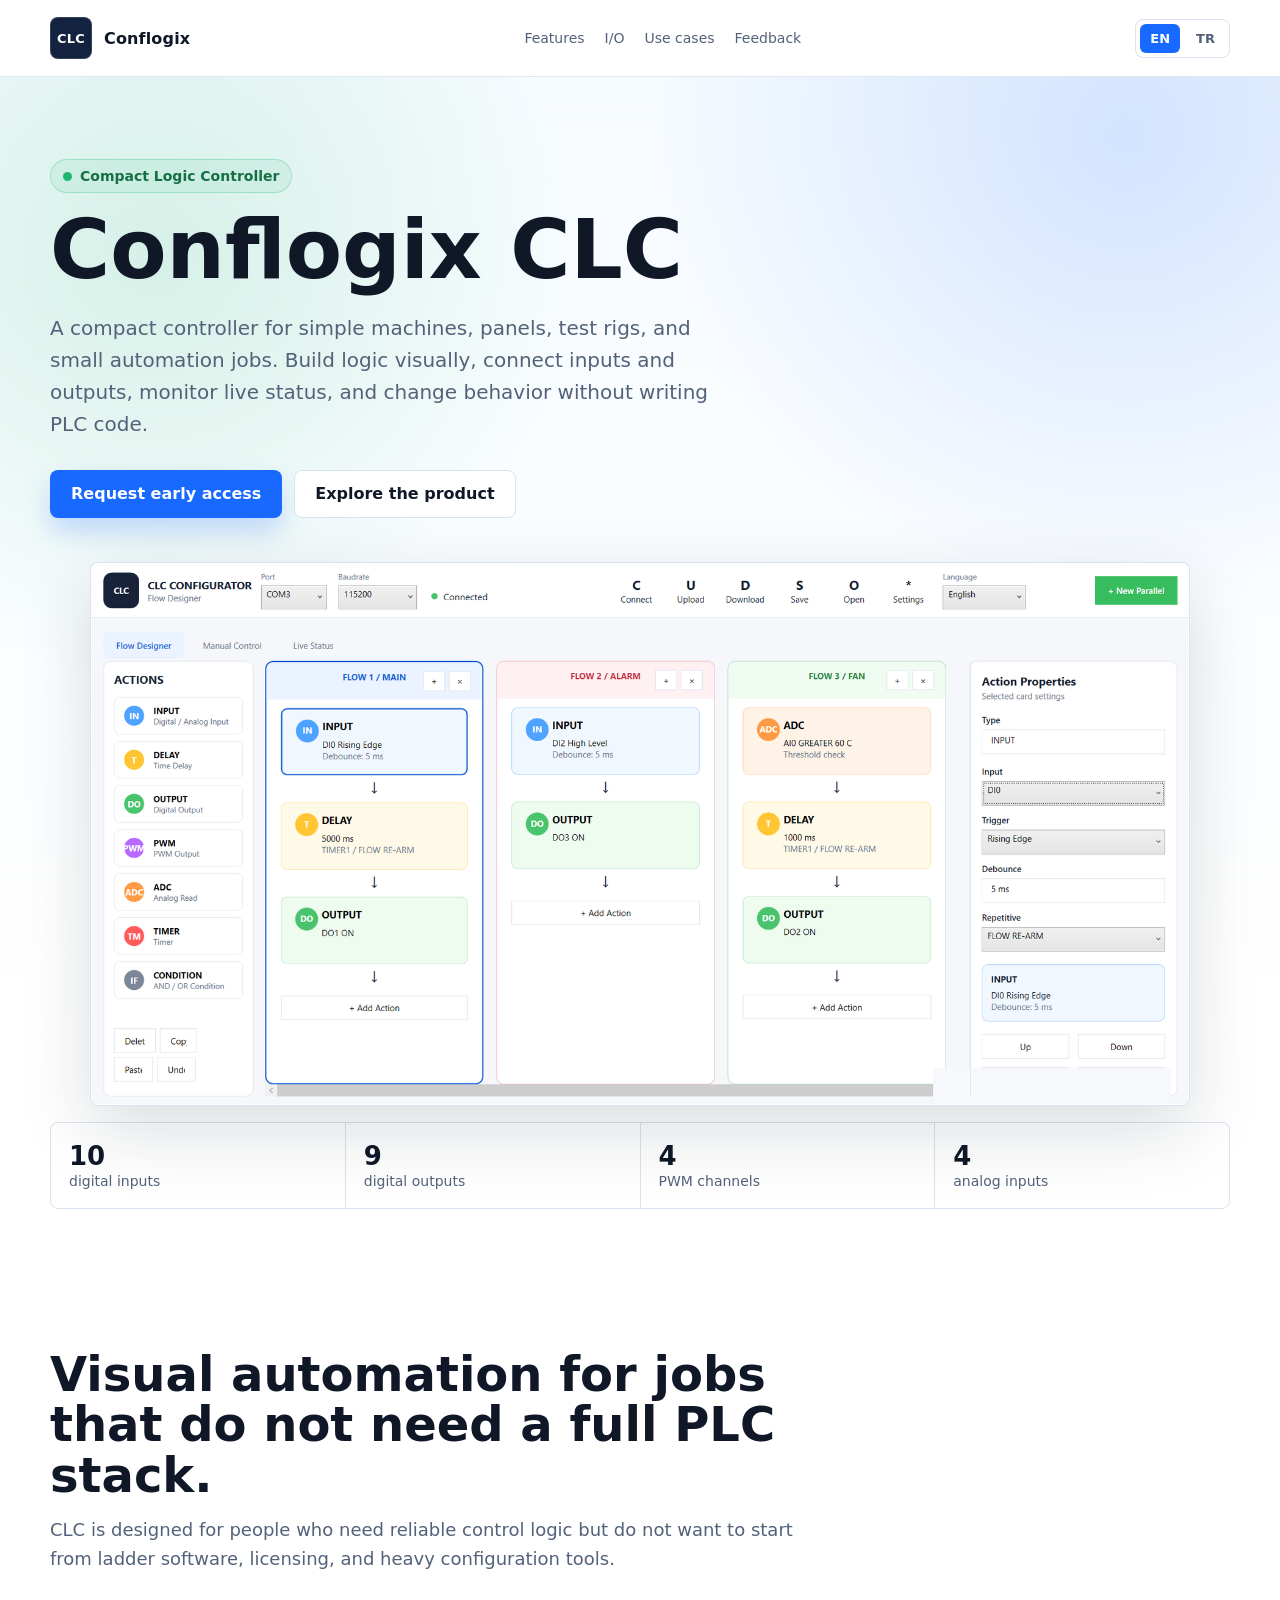
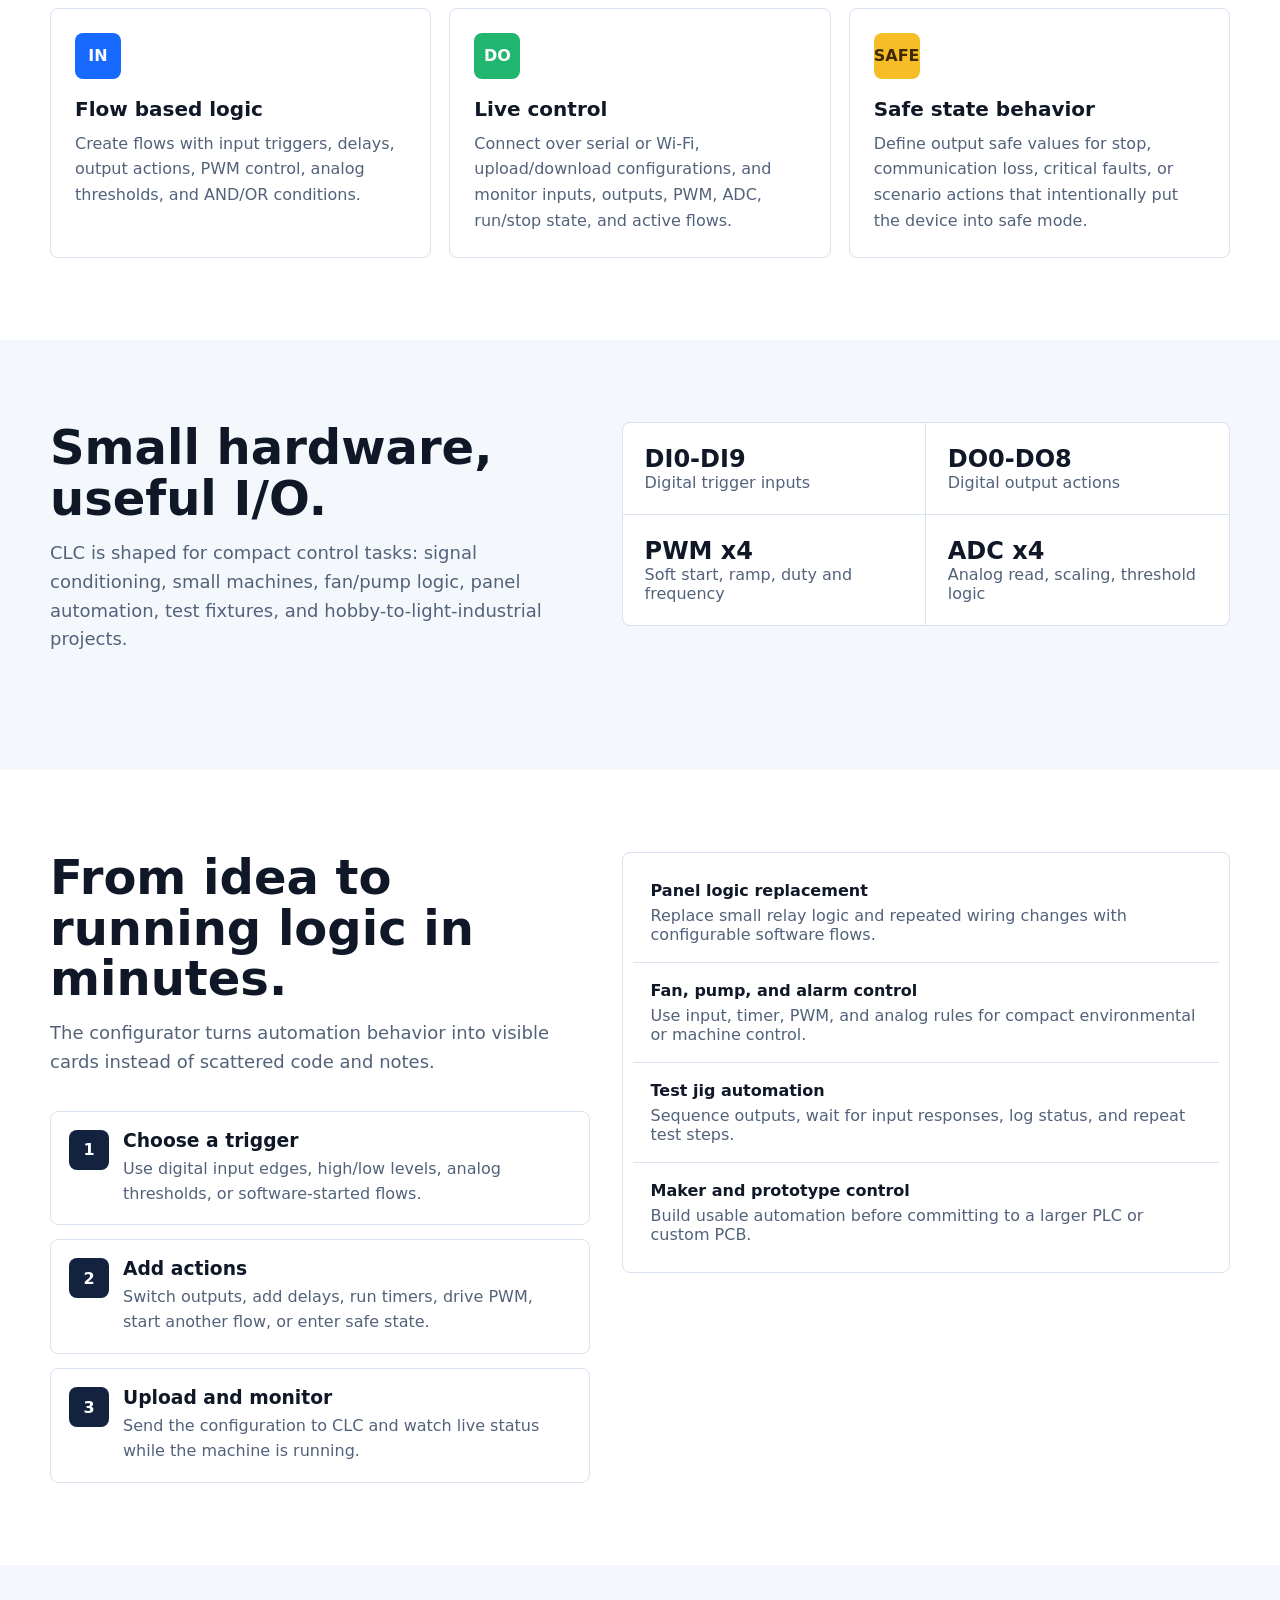
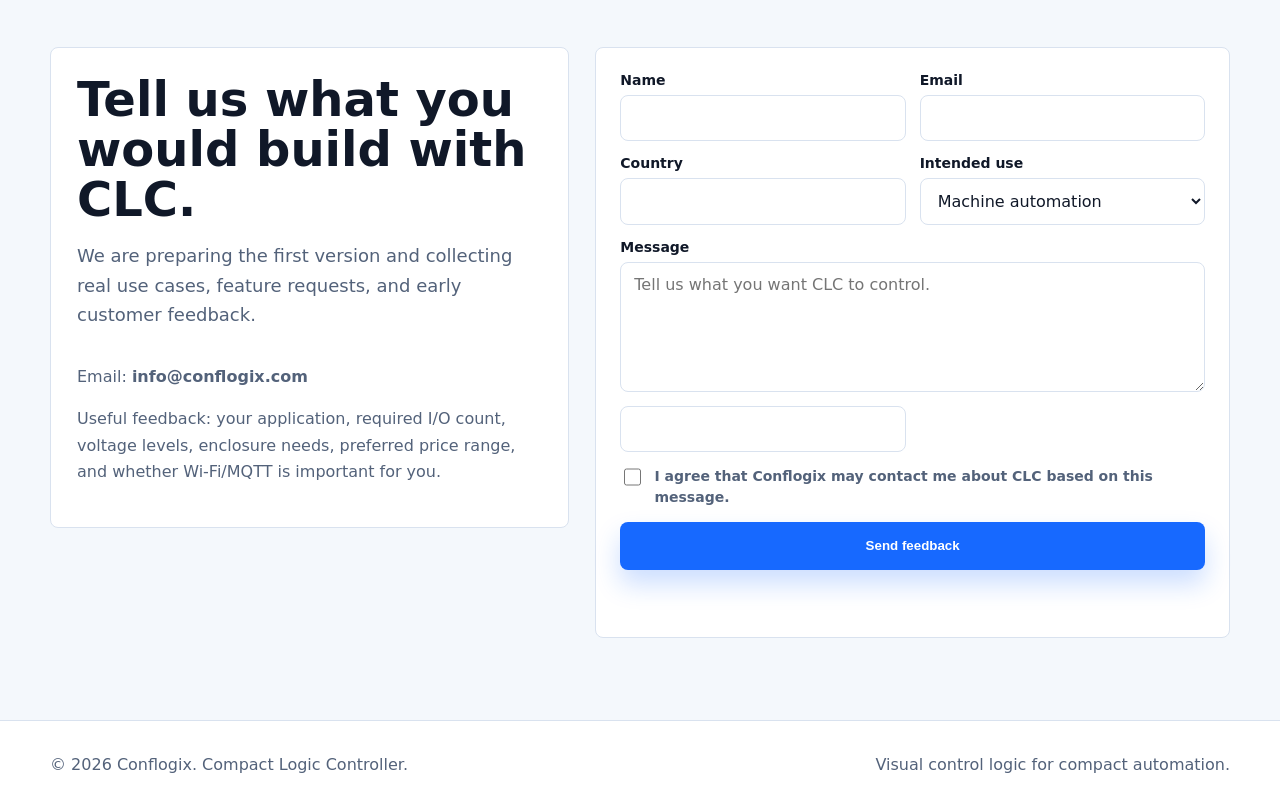
<file: index.html>
<!doctype html>
<html lang="en">
  <head>
    <meta charset="utf-8">
    <meta name="viewport" content="width=device-width, initial-scale=1">
    <title>Conflogix CLC</title>
    <meta name="description" content="Conflogix CLC is a compact logic controller for visual automation flows.">
    <script>
      var saved = document.cookie.match(/(?:^|;\s*)clc_lang=(tr|en)(?:;|$)/);
      var target = saved ? saved[1] : ((navigator.language || "").toLowerCase().startsWith("tr") ? "tr" : "en");
      window.location.replace("/" + target + "/");
    </script>
  </head>
  <body>
    <p>Redirecting to <a href="/en/">English</a> / <a href="/tr/">Turkish</a>.</p>
  </body>
</html>
</file>
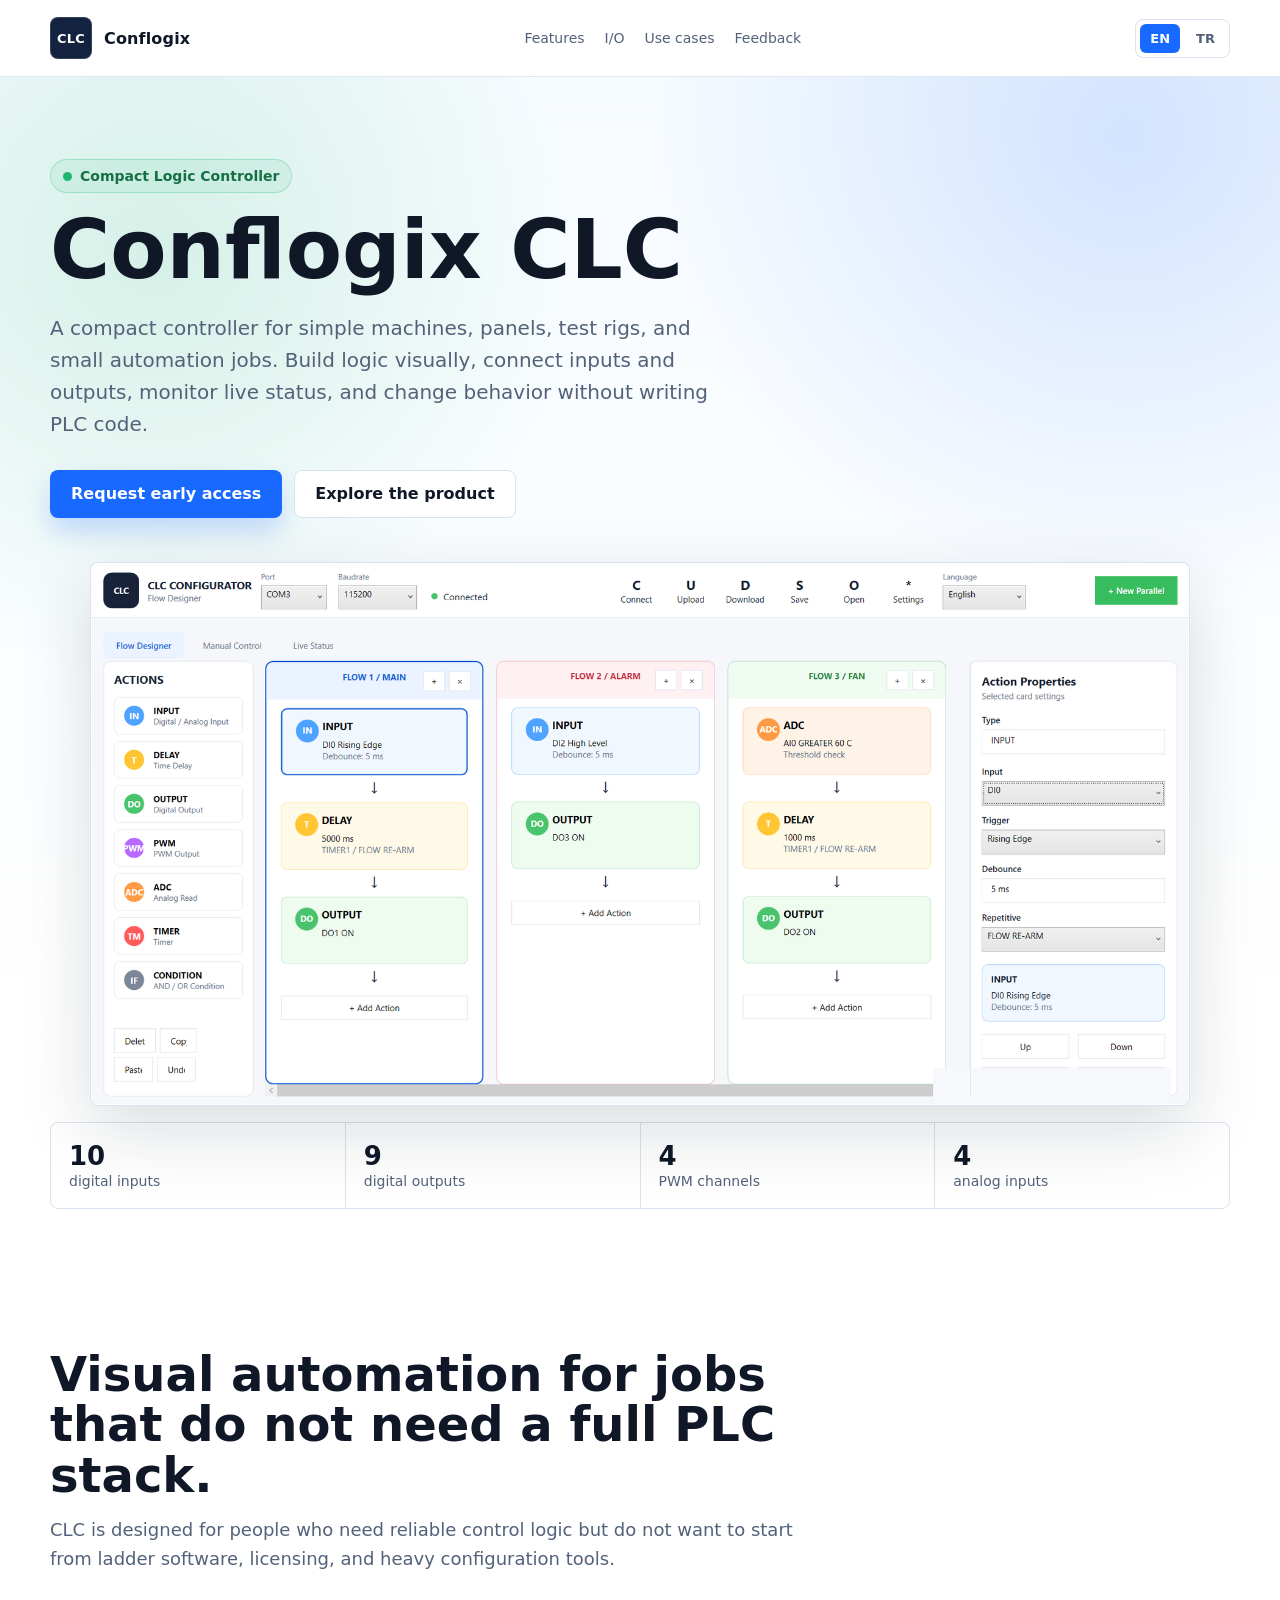
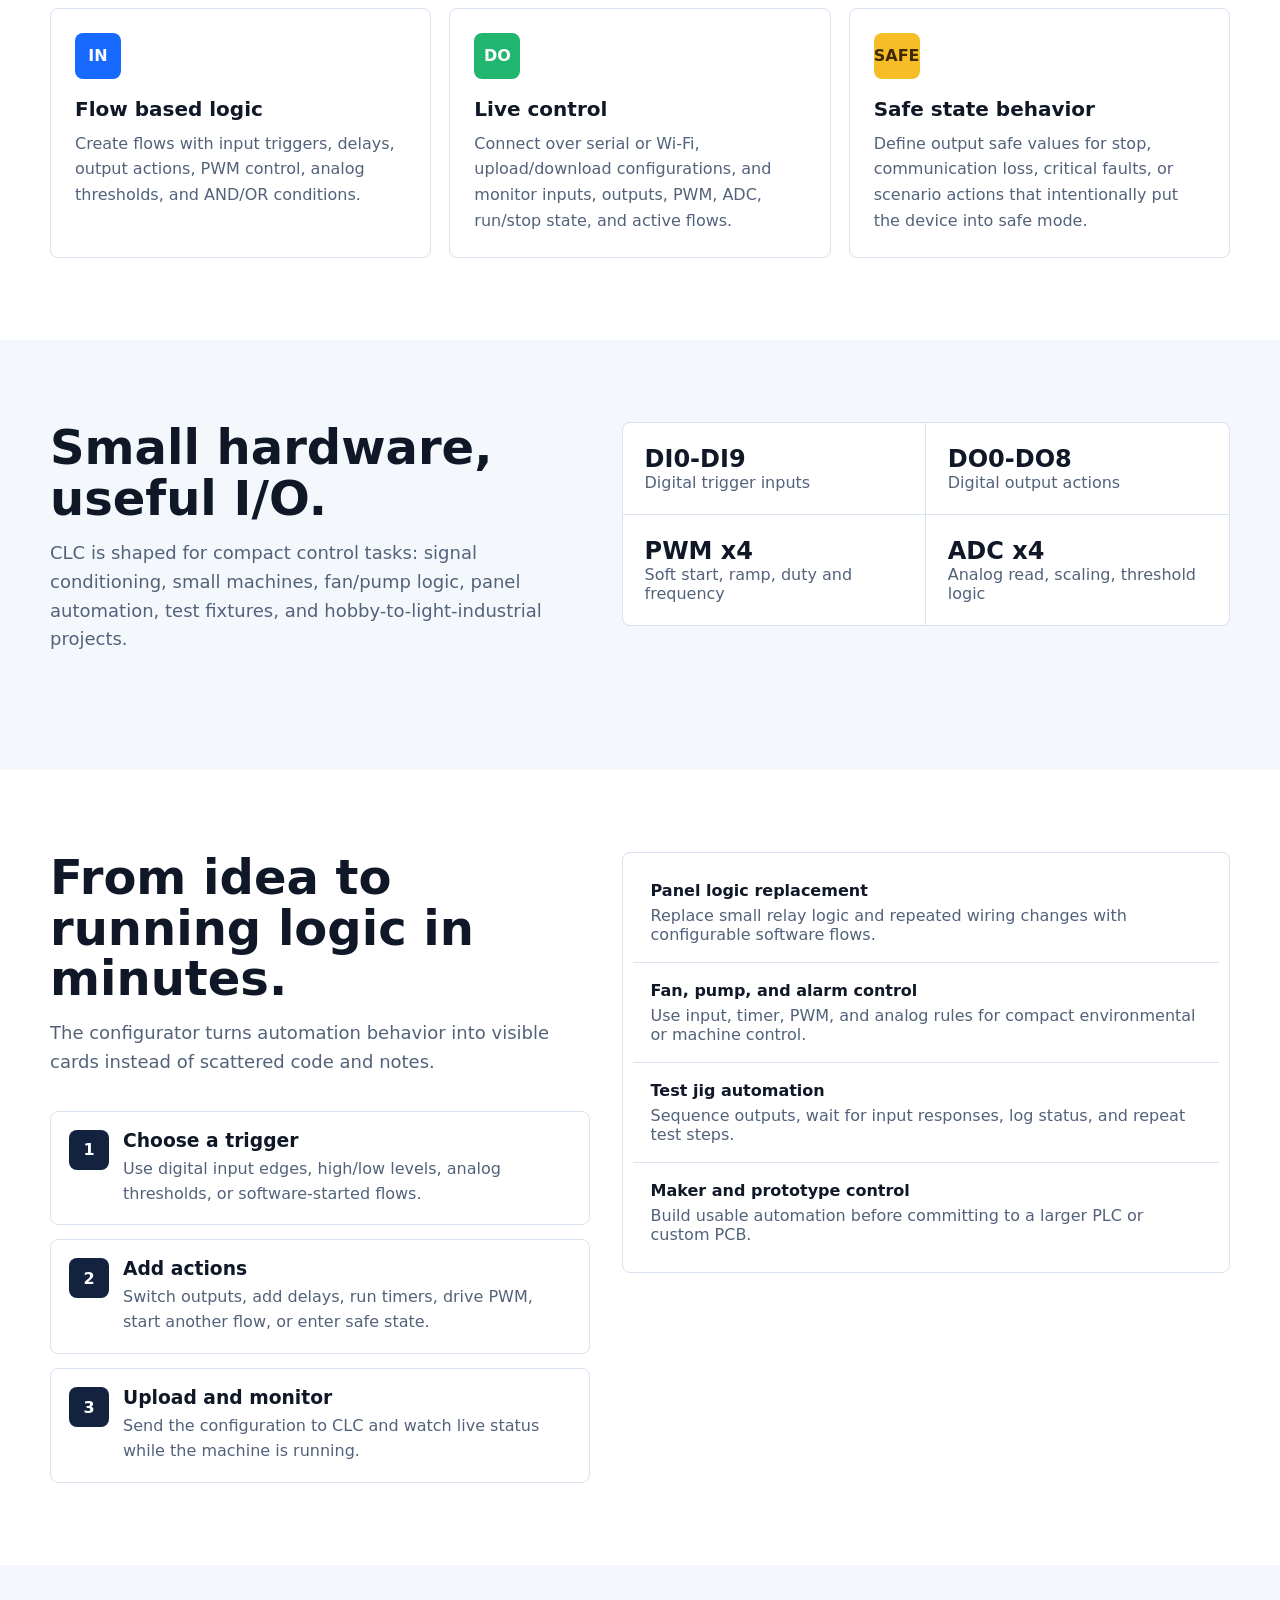
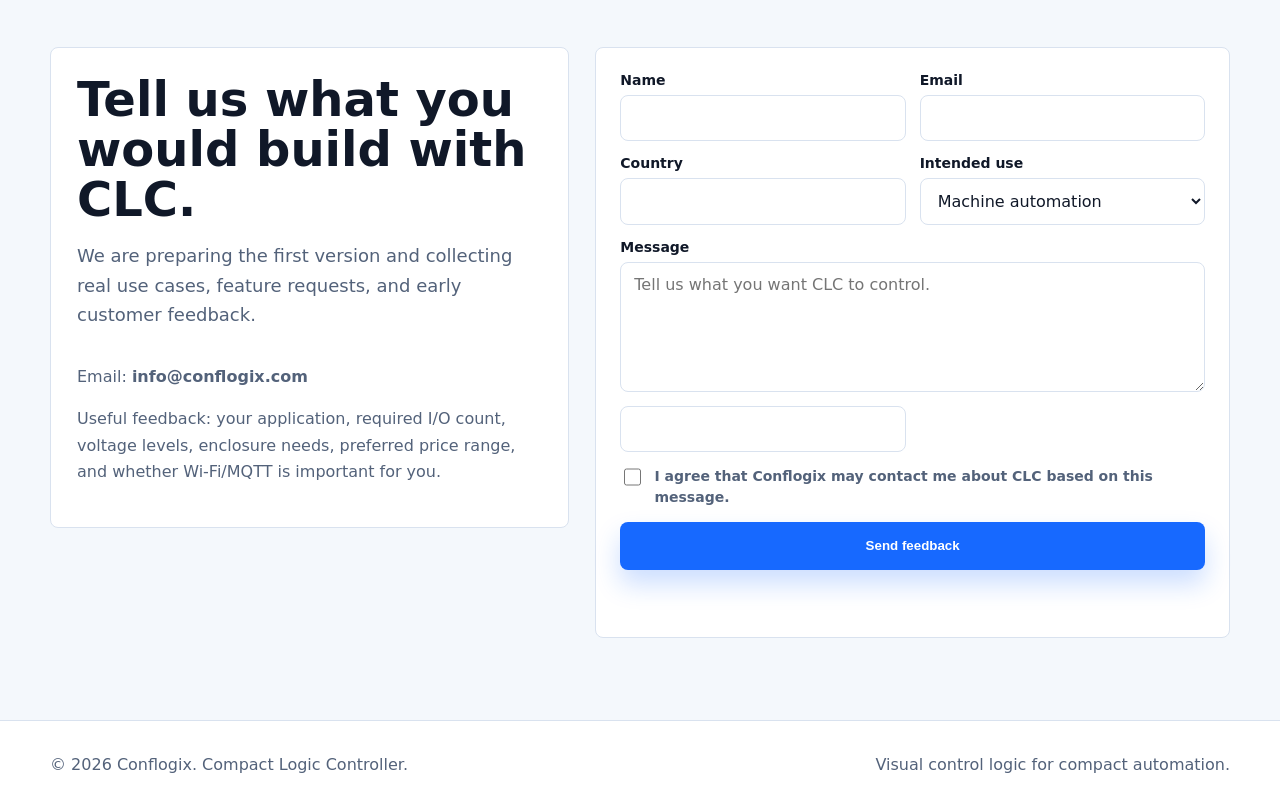
<file: en/index.html>
<!doctype html>
<html lang="en">
  <head>
    <meta charset="utf-8">
    <meta name="viewport" content="width=device-width, initial-scale=1">
    <title>Conflogix CLC | Compact Logic Controller</title>
    <meta name="description" content="Conflogix CLC is a compact logic controller for visual automation flows, digital I/O, PWM, analog logic, safe states, and live monitoring.">
    <link rel="canonical" href="https://conflogix.com/en/">
    <link rel="alternate" hreflang="en" href="https://conflogix.com/en/">
    <link rel="alternate" hreflang="tr" href="https://conflogix.com/tr/">
    <link rel="stylesheet" href="/styles.css">
  </head>
  <body>
    <header class="site-header">
      <nav class="nav" aria-label="Main navigation">
        <a class="brand" href="/en/" data-lang-link="en">
          <span class="brand-mark">CLC</span>
          <span>Conflogix</span>
        </a>
        <div class="nav-links">
          <a href="#features">Features</a>
          <a href="#hardware">I/O</a>
          <a href="#use-cases">Use cases</a>
          <a href="#contact">Feedback</a>
        </div>
        <div class="language-switch" aria-label="Language">
          <a class="active" href="/en/" data-lang-link="en">EN</a>
          <a href="/tr/" data-lang-link="tr">TR</a>
        </div>
      </nav>
    </header>

    <main>
      <section class="hero">
        <div class="hero-inner">
          <span class="eyebrow">Compact Logic Controller</span>
          <h1>Conflogix CLC</h1>
          <p class="hero-copy">A compact controller for simple machines, panels, test rigs, and small automation jobs. Build logic visually, connect inputs and outputs, monitor live status, and change behavior without writing PLC code.</p>
          <div class="hero-actions">
            <a class="button primary" href="#contact">Request early access</a>
            <a class="button secondary" href="#features">Explore the product</a>
          </div>
          <figure class="product-shot">
            <img src="/assets/clc-configurator.png" alt="Conflogix CLC Configurator visual flow designer interface">
          </figure>
          <div class="metric-strip" aria-label="CLC hardware summary">
            <div class="metric"><strong>10</strong><span>digital inputs</span></div>
            <div class="metric"><strong>9</strong><span>digital outputs</span></div>
            <div class="metric"><strong>4</strong><span>PWM channels</span></div>
            <div class="metric"><strong>4</strong><span>analog inputs</span></div>
          </div>
        </div>
      </section>

      <section id="features">
        <div class="section-inner">
          <div class="section-head">
            <h2>Visual automation for jobs that do not need a full PLC stack.</h2>
            <p>CLC is designed for people who need reliable control logic but do not want to start from ladder software, licensing, and heavy configuration tools.</p>
          </div>
          <div class="grid-3">
            <article class="card">
              <div class="icon blue">IN</div>
              <h3>Flow based logic</h3>
              <p>Create flows with input triggers, delays, output actions, PWM control, analog thresholds, and AND/OR conditions.</p>
            </article>
            <article class="card">
              <div class="icon green">DO</div>
              <h3>Live control</h3>
              <p>Connect over serial or Wi-Fi, upload/download configurations, and monitor inputs, outputs, PWM, ADC, run/stop state, and active flows.</p>
            </article>
            <article class="card">
              <div class="icon yellow">SAFE</div>
              <h3>Safe state behavior</h3>
              <p>Define output safe values for stop, communication loss, critical faults, or scenario actions that intentionally put the device into safe mode.</p>
            </article>
          </div>
        </div>
      </section>

      <section class="soft-section" id="hardware">
        <div class="section-inner split">
          <div class="section-head">
            <h2>Small hardware, useful I/O.</h2>
            <p>CLC is shaped for compact control tasks: signal conditioning, small machines, fan/pump logic, panel automation, test fixtures, and hobby-to-light-industrial projects.</p>
          </div>
          <div class="io-panel" aria-label="Hardware I/O">
            <div class="io-item"><strong>DI0-DI9</strong><span>Digital trigger inputs</span></div>
            <div class="io-item"><strong>DO0-DO8</strong><span>Digital output actions</span></div>
            <div class="io-item"><strong>PWM x4</strong><span>Soft start, ramp, duty and frequency</span></div>
            <div class="io-item"><strong>ADC x4</strong><span>Analog read, scaling, threshold logic</span></div>
          </div>
        </div>
      </section>

      <section>
        <div class="section-inner split">
          <div>
            <div class="section-head">
              <h2>From idea to running logic in minutes.</h2>
              <p>The configurator turns automation behavior into visible cards instead of scattered code and notes.</p>
            </div>
            <div class="timeline">
              <div class="step">
                <span class="step-number">1</span>
                <div><h3>Choose a trigger</h3><p>Use digital input edges, high/low levels, analog thresholds, or software-started flows.</p></div>
              </div>
              <div class="step">
                <span class="step-number">2</span>
                <div><h3>Add actions</h3><p>Switch outputs, add delays, run timers, drive PWM, start another flow, or enter safe state.</p></div>
              </div>
              <div class="step">
                <span class="step-number">3</span>
                <div><h3>Upload and monitor</h3><p>Send the configuration to CLC and watch live status while the machine is running.</p></div>
              </div>
            </div>
          </div>
          <div class="use-panel" id="use-cases">
            <div class="use-case"><strong>Panel logic replacement</strong><span>Replace small relay logic and repeated wiring changes with configurable software flows.</span></div>
            <div class="use-case"><strong>Fan, pump, and alarm control</strong><span>Use input, timer, PWM, and analog rules for compact environmental or machine control.</span></div>
            <div class="use-case"><strong>Test jig automation</strong><span>Sequence outputs, wait for input responses, log status, and repeat test steps.</span></div>
            <div class="use-case"><strong>Maker and prototype control</strong><span>Build usable automation before committing to a larger PLC or custom PCB.</span></div>
          </div>
        </div>
      </section>

      <section class="soft-section" id="contact">
        <div class="section-inner contact-grid">
          <div class="contact-note">
            <div class="section-head">
              <h2>Tell us what you would build with CLC.</h2>
              <p>We are preparing the first version and collecting real use cases, feature requests, and early customer feedback.</p>
            </div>
            <p>Email: <strong>info@conflogix.com</strong></p>
            <p>Useful feedback: your application, required I/O count, voltage levels, enclosure needs, preferred price range, and whether Wi-Fi/MQTT is important for you.</p>
          </div>
          <form class="form-panel" data-contact-form data-endpoint="" data-success="Thanks. Your message was sent." data-fallback="Could not send directly. Opening your email app instead." data-mailto="Email draft opened. Please send it to reach us.">
            <div class="form-grid">
              <div class="field">
                <label for="name">Name</label>
                <input id="name" name="name" autocomplete="name" required>
              </div>
              <div class="field">
                <label for="email">Email</label>
                <input id="email" name="email" type="email" autocomplete="email" required>
              </div>
              <div class="field">
                <label for="country">Country</label>
                <input id="country" name="country" autocomplete="country-name">
              </div>
              <div class="field">
                <label for="use_case">Intended use</label>
                <select id="use_case" name="use_case">
                  <option>Machine automation</option>
                  <option>Panel control</option>
                  <option>Test jig</option>
                  <option>Maker project</option>
                  <option>Other</option>
                </select>
              </div>
              <div class="field full">
                <label for="message">Message</label>
                <textarea id="message" name="message" required placeholder="Tell us what you want CLC to control."></textarea>
              </div>
              <input class="field" type="text" name="company" tabindex="-1" autocomplete="off" hidden>
              <label class="checkbox field full">
                <input type="checkbox" required>
                <span>I agree that Conflogix may contact me about CLC based on this message.</span>
              </label>
              <div class="field full">
                <button class="button primary" type="submit">Send feedback</button>
                <div class="form-status" data-form-status></div>
              </div>
            </div>
          </form>
        </div>
      </section>
    </main>

    <footer class="site-footer">
      <div class="footer-inner">
        <span>© 2026 Conflogix. Compact Logic Controller.</span>
        <span>Visual control logic for compact automation.</span>
      </div>
    </footer>

    <script src="/site.js"></script>
  </body>
</html>
</file>
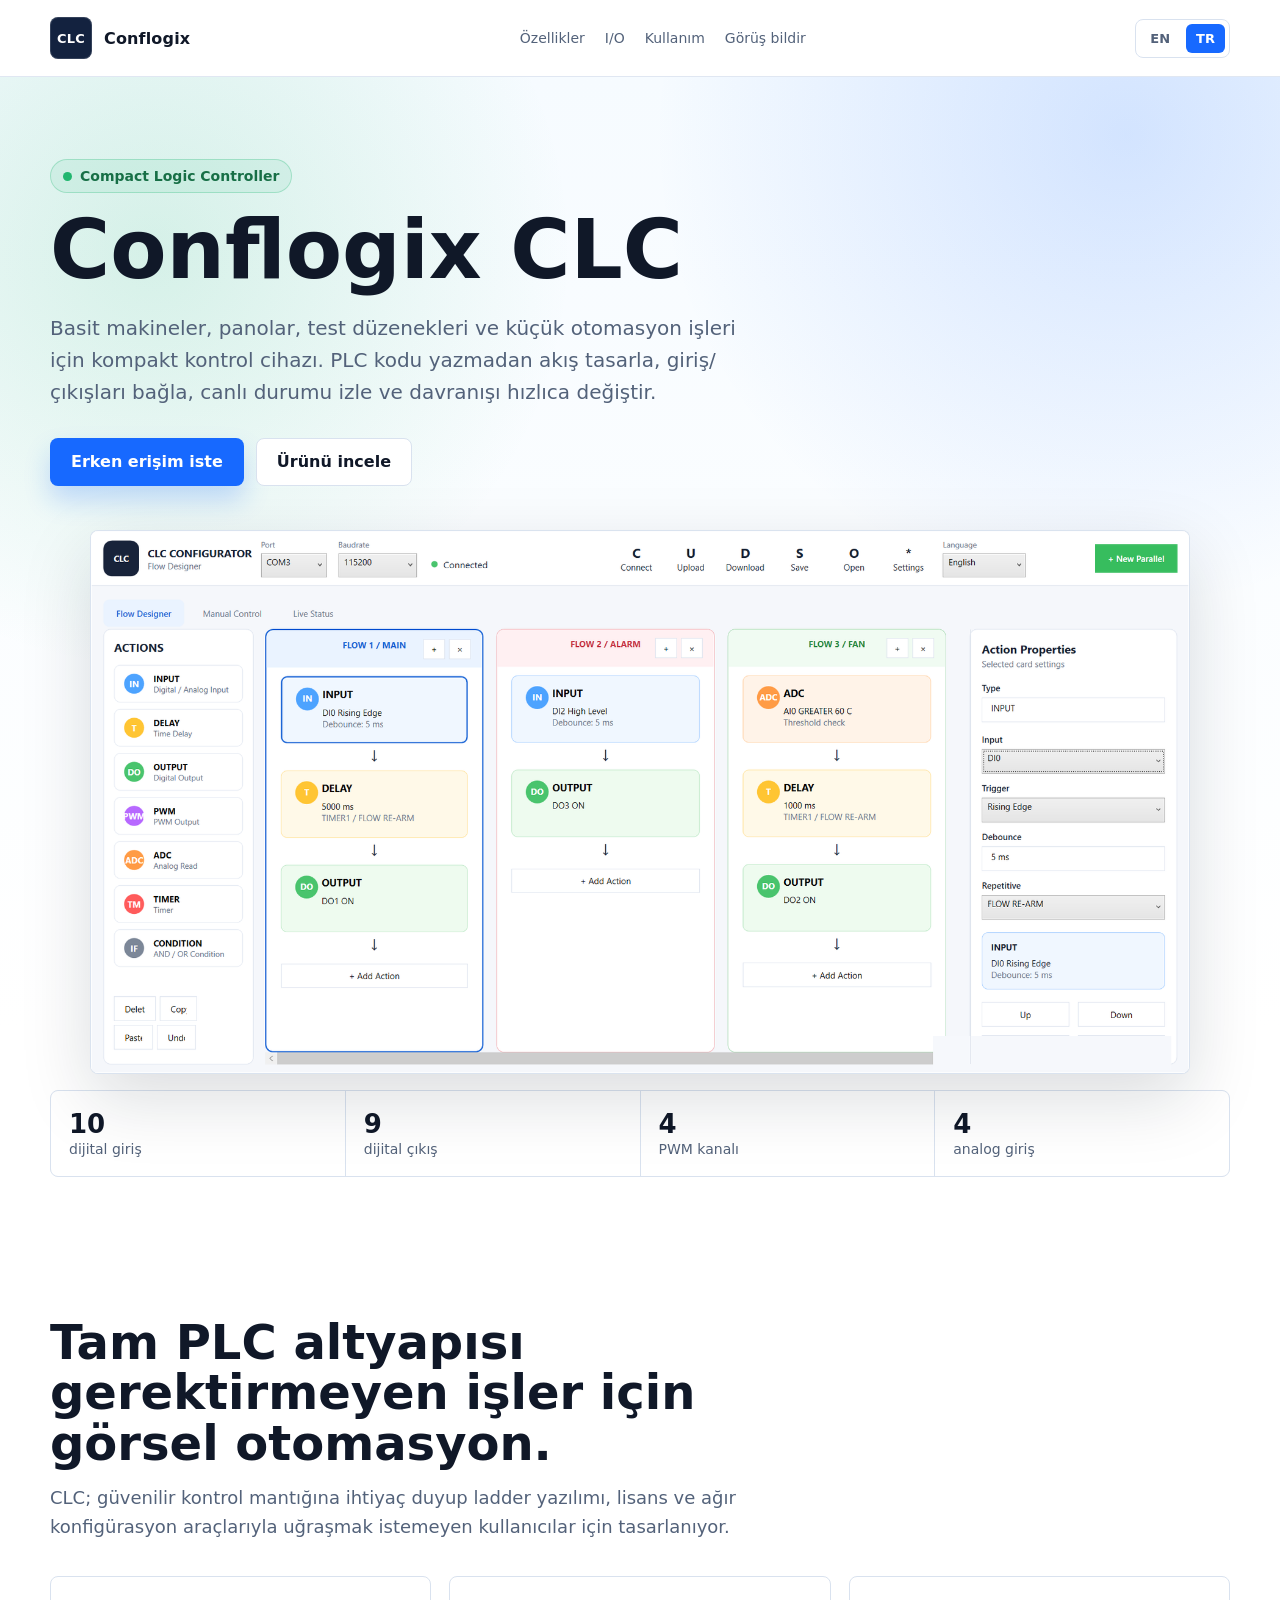
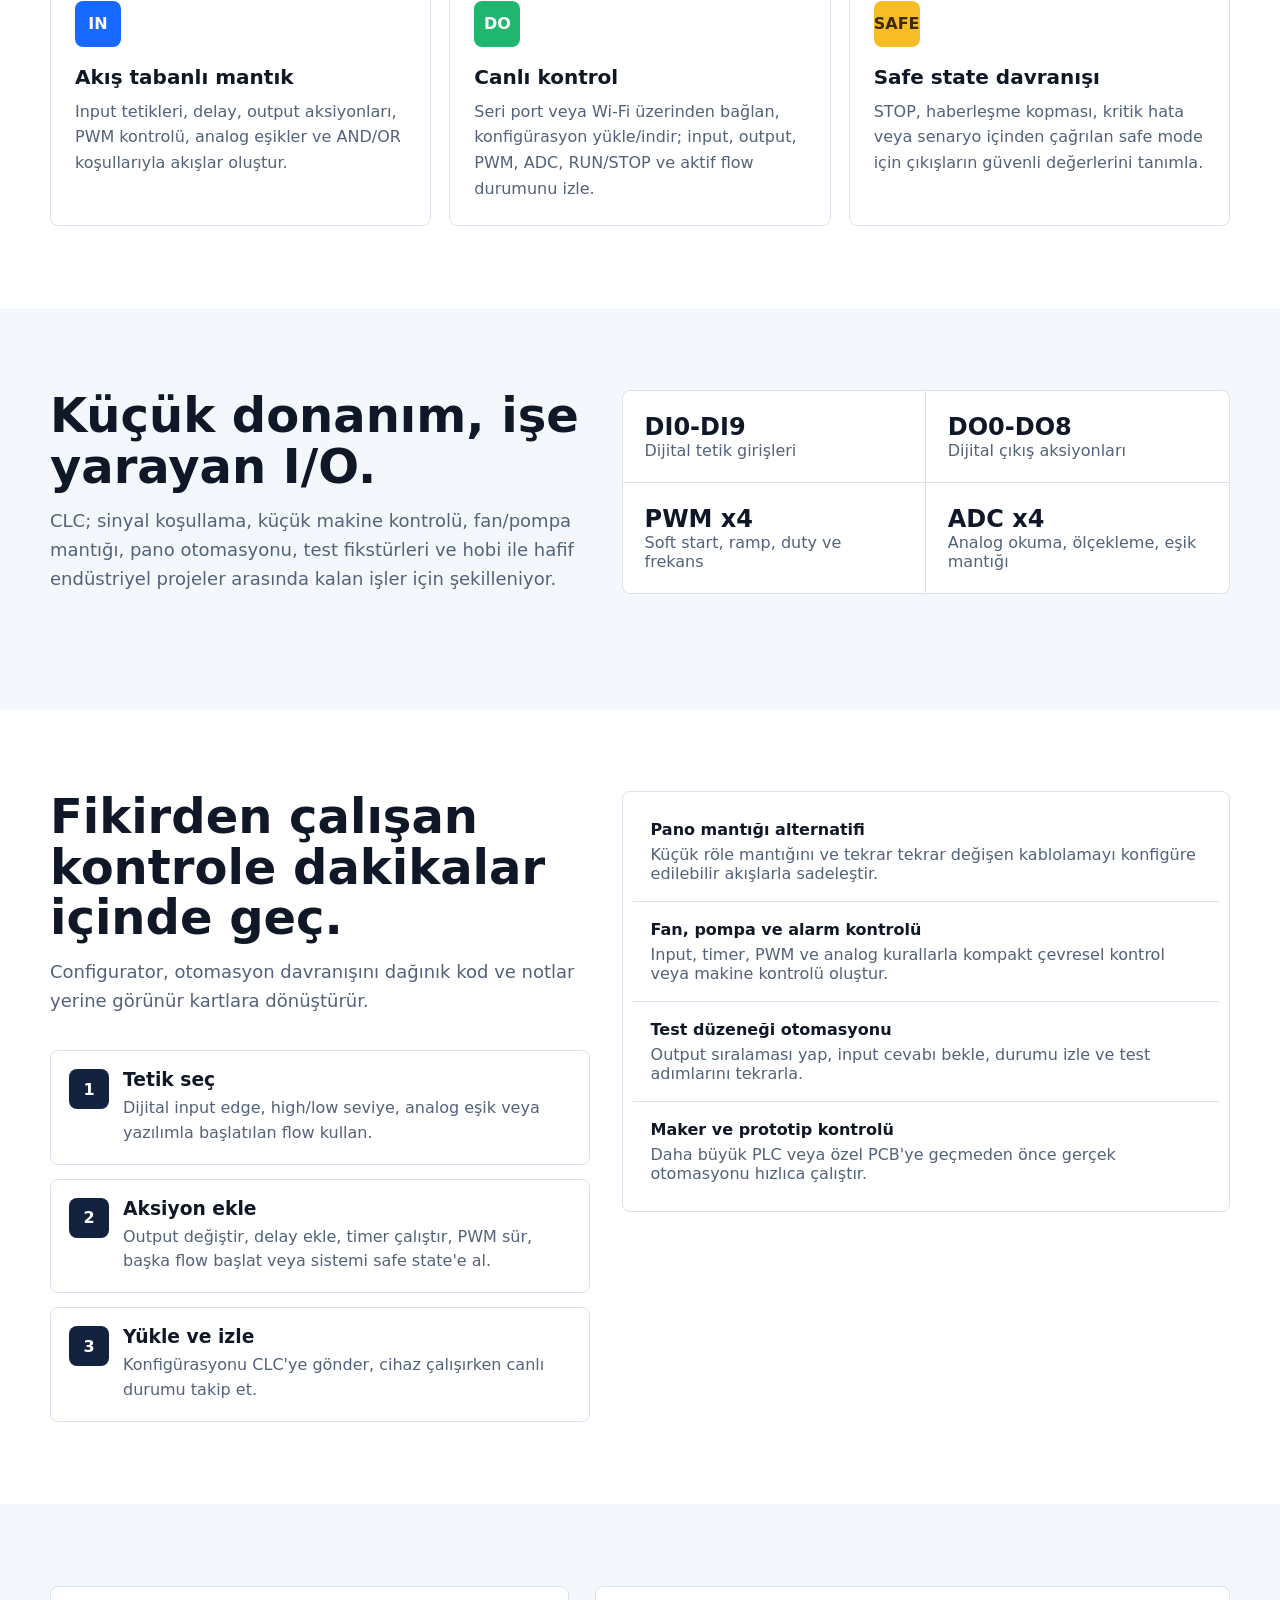
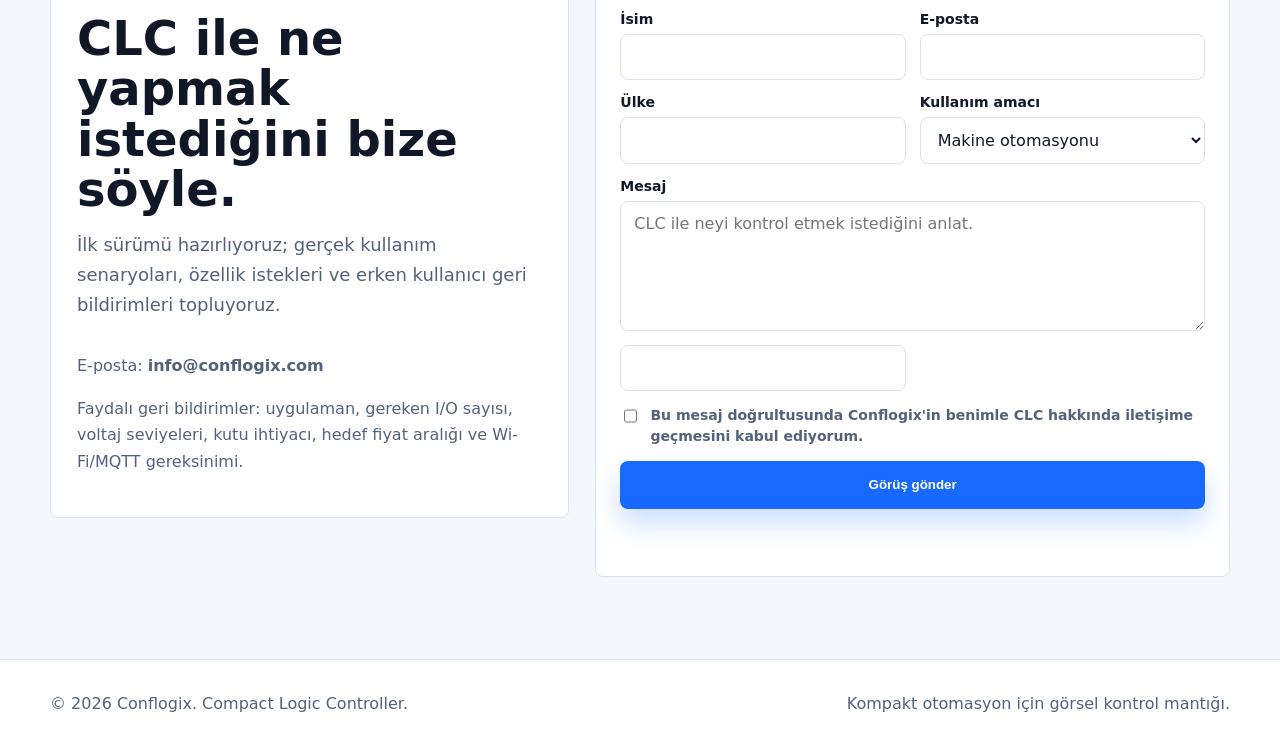
<file: tr/index.html>
<!doctype html>
<html lang="tr">
  <head>
    <meta charset="utf-8">
    <meta name="viewport" content="width=device-width, initial-scale=1">
    <title>Conflogix CLC | Compact Logic Controller</title>
    <meta name="description" content="Conflogix CLC; dijital giriş/çıkış, PWM, analog mantık, safe state ve canlı izleme için görsel akış tasarımlı kompakt kontrol cihazıdır.">
    <link rel="canonical" href="https://conflogix.com/tr/">
    <link rel="alternate" hreflang="en" href="https://conflogix.com/en/">
    <link rel="alternate" hreflang="tr" href="https://conflogix.com/tr/">
    <link rel="stylesheet" href="/styles.css">
  </head>
  <body>
    <header class="site-header">
      <nav class="nav" aria-label="Ana menü">
        <a class="brand" href="/tr/" data-lang-link="tr">
          <span class="brand-mark">CLC</span>
          <span>Conflogix</span>
        </a>
        <div class="nav-links">
          <a href="#features">Özellikler</a>
          <a href="#hardware">I/O</a>
          <a href="#use-cases">Kullanım</a>
          <a href="#contact">Görüş bildir</a>
        </div>
        <div class="language-switch" aria-label="Dil">
          <a href="/en/" data-lang-link="en">EN</a>
          <a class="active" href="/tr/" data-lang-link="tr">TR</a>
        </div>
      </nav>
    </header>

    <main>
      <section class="hero">
        <div class="hero-inner">
          <span class="eyebrow">Compact Logic Controller</span>
          <h1>Conflogix CLC</h1>
          <p class="hero-copy">Basit makineler, panolar, test düzenekleri ve küçük otomasyon işleri için kompakt kontrol cihazı. PLC kodu yazmadan akış tasarla, giriş/çıkışları bağla, canlı durumu izle ve davranışı hızlıca değiştir.</p>
          <div class="hero-actions">
            <a class="button primary" href="#contact">Erken erişim iste</a>
            <a class="button secondary" href="#features">Ürünü incele</a>
          </div>
          <figure class="product-shot">
            <img src="/assets/clc-configurator.png" alt="Conflogix CLC Configurator görsel akış tasarım arayüzü">
          </figure>
          <div class="metric-strip" aria-label="CLC donanım özeti">
            <div class="metric"><strong>10</strong><span>dijital giriş</span></div>
            <div class="metric"><strong>9</strong><span>dijital çıkış</span></div>
            <div class="metric"><strong>4</strong><span>PWM kanalı</span></div>
            <div class="metric"><strong>4</strong><span>analog giriş</span></div>
          </div>
        </div>
      </section>

      <section id="features">
        <div class="section-inner">
          <div class="section-head">
            <h2>Tam PLC altyapısı gerektirmeyen işler için görsel otomasyon.</h2>
            <p>CLC; güvenilir kontrol mantığına ihtiyaç duyup ladder yazılımı, lisans ve ağır konfigürasyon araçlarıyla uğraşmak istemeyen kullanıcılar için tasarlanıyor.</p>
          </div>
          <div class="grid-3">
            <article class="card">
              <div class="icon blue">IN</div>
              <h3>Akış tabanlı mantık</h3>
              <p>Input tetikleri, delay, output aksiyonları, PWM kontrolü, analog eşikler ve AND/OR koşullarıyla akışlar oluştur.</p>
            </article>
            <article class="card">
              <div class="icon green">DO</div>
              <h3>Canlı kontrol</h3>
              <p>Seri port veya Wi-Fi üzerinden bağlan, konfigürasyon yükle/indir; input, output, PWM, ADC, RUN/STOP ve aktif flow durumunu izle.</p>
            </article>
            <article class="card">
              <div class="icon yellow">SAFE</div>
              <h3>Safe state davranışı</h3>
              <p>STOP, haberleşme kopması, kritik hata veya senaryo içinden çağrılan safe mode için çıkışların güvenli değerlerini tanımla.</p>
            </article>
          </div>
        </div>
      </section>

      <section class="soft-section" id="hardware">
        <div class="section-inner split">
          <div class="section-head">
            <h2>Küçük donanım, işe yarayan I/O.</h2>
            <p>CLC; sinyal koşullama, küçük makine kontrolü, fan/pompa mantığı, pano otomasyonu, test fikstürleri ve hobi ile hafif endüstriyel projeler arasında kalan işler için şekilleniyor.</p>
          </div>
          <div class="io-panel" aria-label="Donanım I/O">
            <div class="io-item"><strong>DI0-DI9</strong><span>Dijital tetik girişleri</span></div>
            <div class="io-item"><strong>DO0-DO8</strong><span>Dijital çıkış aksiyonları</span></div>
            <div class="io-item"><strong>PWM x4</strong><span>Soft start, ramp, duty ve frekans</span></div>
            <div class="io-item"><strong>ADC x4</strong><span>Analog okuma, ölçekleme, eşik mantığı</span></div>
          </div>
        </div>
      </section>

      <section>
        <div class="section-inner split">
          <div>
            <div class="section-head">
              <h2>Fikirden çalışan kontrole dakikalar içinde geç.</h2>
              <p>Configurator, otomasyon davranışını dağınık kod ve notlar yerine görünür kartlara dönüştürür.</p>
            </div>
            <div class="timeline">
              <div class="step">
                <span class="step-number">1</span>
                <div><h3>Tetik seç</h3><p>Dijital input edge, high/low seviye, analog eşik veya yazılımla başlatılan flow kullan.</p></div>
              </div>
              <div class="step">
                <span class="step-number">2</span>
                <div><h3>Aksiyon ekle</h3><p>Output değiştir, delay ekle, timer çalıştır, PWM sür, başka flow başlat veya sistemi safe state'e al.</p></div>
              </div>
              <div class="step">
                <span class="step-number">3</span>
                <div><h3>Yükle ve izle</h3><p>Konfigürasyonu CLC'ye gönder, cihaz çalışırken canlı durumu takip et.</p></div>
              </div>
            </div>
          </div>
          <div class="use-panel" id="use-cases">
            <div class="use-case"><strong>Pano mantığı alternatifi</strong><span>Küçük röle mantığını ve tekrar tekrar değişen kablolamayı konfigüre edilebilir akışlarla sadeleştir.</span></div>
            <div class="use-case"><strong>Fan, pompa ve alarm kontrolü</strong><span>Input, timer, PWM ve analog kurallarla kompakt çevresel kontrol veya makine kontrolü oluştur.</span></div>
            <div class="use-case"><strong>Test düzeneği otomasyonu</strong><span>Output sıralaması yap, input cevabı bekle, durumu izle ve test adımlarını tekrarla.</span></div>
            <div class="use-case"><strong>Maker ve prototip kontrolü</strong><span>Daha büyük PLC veya özel PCB'ye geçmeden önce gerçek otomasyonu hızlıca çalıştır.</span></div>
          </div>
        </div>
      </section>

      <section class="soft-section" id="contact">
        <div class="section-inner contact-grid">
          <div class="contact-note">
            <div class="section-head">
              <h2>CLC ile ne yapmak istediğini bize söyle.</h2>
              <p>İlk sürümü hazırlıyoruz; gerçek kullanım senaryoları, özellik istekleri ve erken kullanıcı geri bildirimleri topluyoruz.</p>
            </div>
            <p>E-posta: <strong>info@conflogix.com</strong></p>
            <p>Faydalı geri bildirimler: uygulaman, gereken I/O sayısı, voltaj seviyeleri, kutu ihtiyacı, hedef fiyat aralığı ve Wi-Fi/MQTT gereksinimi.</p>
          </div>
          <form class="form-panel" data-contact-form data-endpoint="" data-success="Teşekkürler. Mesajın gönderildi." data-fallback="Doğrudan gönderilemedi. E-posta uygulaması açılıyor." data-mailto="E-posta taslağı açıldı. Bize ulaşması için lütfen gönder.">
            <div class="form-grid">
              <div class="field">
                <label for="name">İsim</label>
                <input id="name" name="name" autocomplete="name" required>
              </div>
              <div class="field">
                <label for="email">E-posta</label>
                <input id="email" name="email" type="email" autocomplete="email" required>
              </div>
              <div class="field">
                <label for="country">Ülke</label>
                <input id="country" name="country" autocomplete="country-name">
              </div>
              <div class="field">
                <label for="use_case">Kullanım amacı</label>
                <select id="use_case" name="use_case">
                  <option>Makine otomasyonu</option>
                  <option>Pano kontrolü</option>
                  <option>Test düzeneği</option>
                  <option>Maker projesi</option>
                  <option>Diğer</option>
                </select>
              </div>
              <div class="field full">
                <label for="message">Mesaj</label>
                <textarea id="message" name="message" required placeholder="CLC ile neyi kontrol etmek istediğini anlat."></textarea>
              </div>
              <input class="field" type="text" name="company" tabindex="-1" autocomplete="off" hidden>
              <label class="checkbox field full">
                <input type="checkbox" required>
                <span>Bu mesaj doğrultusunda Conflogix'in benimle CLC hakkında iletişime geçmesini kabul ediyorum.</span>
              </label>
              <div class="field full">
                <button class="button primary" type="submit">Görüş gönder</button>
                <div class="form-status" data-form-status></div>
              </div>
            </div>
          </form>
        </div>
      </section>
    </main>

    <footer class="site-footer">
      <div class="footer-inner">
        <span>© 2026 Conflogix. Compact Logic Controller.</span>
        <span>Kompakt otomasyon için görsel kontrol mantığı.</span>
      </div>
    </footer>

    <script src="/site.js"></script>
  </body>
</html>
</file>
<file: styles.css>
:root {
  --ink: #101828;
  --muted: #53627a;
  --line: #d9e2ef;
  --panel: #ffffff;
  --soft: #f4f8fc;
  --brand: #1769ff;
  --brand-dark: #0f4fc7;
  --green: #21b66f;
  --yellow: #f6bd26;
  --red: #ef4f5f;
  --shadow: 0 24px 70px rgba(16, 24, 40, 0.15);
}

* {
  box-sizing: border-box;
}

html {
  scroll-behavior: smooth;
}

body {
  margin: 0;
  color: var(--ink);
  background: #ffffff;
  font-family: Inter, ui-sans-serif, system-ui, -apple-system, BlinkMacSystemFont, "Segoe UI", sans-serif;
}

a {
  color: inherit;
  text-decoration: none;
}

img {
  display: block;
  max-width: 100%;
}

.site-header {
  position: sticky;
  top: 0;
  z-index: 20;
  border-bottom: 1px solid rgba(217, 226, 239, 0.8);
  background: rgba(255, 255, 255, 0.92);
  backdrop-filter: blur(16px);
}

.nav {
  width: min(1180px, calc(100% - 32px));
  height: 76px;
  margin: 0 auto;
  display: flex;
  align-items: center;
  justify-content: space-between;
  gap: 22px;
}

.brand {
  display: flex;
  align-items: center;
  gap: 12px;
  font-weight: 800;
  letter-spacing: 0.01em;
}

.brand-mark {
  width: 42px;
  height: 42px;
  border-radius: 8px;
  display: grid;
  place-items: center;
  color: #fff;
  background: #13223f;
  box-shadow: inset 0 0 0 1px rgba(255, 255, 255, 0.14);
  font-size: 13px;
}

.nav-links {
  display: flex;
  align-items: center;
  gap: 20px;
  color: var(--muted);
  font-size: 14px;
}

.language-switch {
  display: flex;
  align-items: center;
  gap: 6px;
  padding: 4px;
  border: 1px solid var(--line);
  border-radius: 8px;
  background: #fff;
}

.language-switch a {
  padding: 7px 10px;
  border-radius: 6px;
  color: var(--muted);
  font-size: 13px;
  font-weight: 700;
}

.language-switch a.active {
  color: #fff;
  background: var(--brand);
}

.hero {
  position: relative;
  overflow: hidden;
  padding: 82px 0 58px;
  background:
    radial-gradient(circle at 12% 15%, rgba(33, 182, 111, 0.16), transparent 28%),
    radial-gradient(circle at 88% 5%, rgba(23, 105, 255, 0.16), transparent 30%),
    linear-gradient(180deg, #f6fbff 0%, #ffffff 82%);
}

.hero-inner {
  width: min(1180px, calc(100% - 32px));
  margin: 0 auto;
}

.eyebrow {
  display: inline-flex;
  align-items: center;
  gap: 8px;
  margin-bottom: 18px;
  padding: 8px 12px;
  border: 1px solid rgba(33, 182, 111, 0.28);
  border-radius: 999px;
  color: #176f46;
  background: rgba(33, 182, 111, 0.08);
  font-size: 14px;
  font-weight: 800;
}

.eyebrow::before {
  content: "";
  width: 9px;
  height: 9px;
  border-radius: 50%;
  background: var(--green);
}

.hero h1 {
  max-width: 860px;
  margin: 0;
  font-size: clamp(42px, 7vw, 82px);
  line-height: 0.96;
  letter-spacing: 0;
}

.hero-copy {
  max-width: 690px;
  margin: 22px 0 0;
  color: var(--muted);
  font-size: 20px;
  line-height: 1.6;
}

.hero-actions {
  display: flex;
  flex-wrap: wrap;
  align-items: center;
  gap: 12px;
  margin-top: 30px;
}

.button {
  display: inline-flex;
  align-items: center;
  justify-content: center;
  min-height: 48px;
  padding: 0 20px;
  border-radius: 8px;
  border: 1px solid transparent;
  font-weight: 800;
}

.button.primary {
  color: #fff;
  background: var(--brand);
  box-shadow: 0 14px 26px rgba(23, 105, 255, 0.22);
}

.button.primary:hover {
  background: var(--brand-dark);
}

.button.secondary {
  color: var(--ink);
  background: #fff;
  border-color: var(--line);
}

.product-shot {
  position: relative;
  margin-top: 44px;
  border: 1px solid rgba(217, 226, 239, 0.96);
  border-radius: 8px;
  overflow: hidden;
  background: #fff;
  box-shadow: var(--shadow);
}

.product-shot::before {
  content: "";
  position: absolute;
  inset: 0;
  pointer-events: none;
  box-shadow: inset 0 0 0 1px rgba(255, 255, 255, 0.75);
}

.metric-strip {
  display: grid;
  grid-template-columns: repeat(4, 1fr);
  gap: 1px;
  margin-top: 1px;
  border: 1px solid var(--line);
  border-radius: 8px;
  overflow: hidden;
  background: var(--line);
}

.metric {
  padding: 18px;
  background: #fff;
}

.metric strong {
  display: block;
  font-size: 26px;
}

.metric span {
  color: var(--muted);
  font-size: 14px;
}

section {
  padding: 82px 0;
}

.section-inner {
  width: min(1180px, calc(100% - 32px));
  margin: 0 auto;
}

.section-head {
  max-width: 760px;
  margin-bottom: 34px;
}

.section-head h2 {
  margin: 0;
  font-size: clamp(30px, 4vw, 48px);
  line-height: 1.05;
  letter-spacing: 0;
}

.section-head p {
  margin: 16px 0 0;
  color: var(--muted);
  font-size: 18px;
  line-height: 1.6;
}

.grid-3 {
  display: grid;
  grid-template-columns: repeat(3, 1fr);
  gap: 18px;
}

.card {
  min-height: 210px;
  padding: 24px;
  border: 1px solid var(--line);
  border-radius: 8px;
  background: #fff;
}

.card h3 {
  margin: 18px 0 10px;
  font-size: 20px;
}

.card p {
  margin: 0;
  color: var(--muted);
  line-height: 1.6;
}

.icon {
  width: 46px;
  height: 46px;
  border-radius: 8px;
  display: grid;
  place-items: center;
  color: #fff;
  font-weight: 900;
}

.icon.blue {
  background: var(--brand);
}

.icon.green {
  background: var(--green);
}

.icon.yellow {
  background: var(--yellow);
  color: #3d2a00;
}

.icon.red {
  background: var(--red);
}

.soft-section {
  background: var(--soft);
}

.split {
  display: grid;
  grid-template-columns: 0.94fr 1.06fr;
  gap: 32px;
  align-items: start;
}

.io-panel,
.use-panel,
.form-panel {
  border: 1px solid var(--line);
  border-radius: 8px;
  background: #fff;
}

.io-panel {
  display: grid;
  grid-template-columns: repeat(2, 1fr);
  overflow: hidden;
}

.io-item {
  padding: 22px;
  border-right: 1px solid var(--line);
  border-bottom: 1px solid var(--line);
}

.io-item:nth-child(2n) {
  border-right: 0;
}

.io-item:nth-last-child(-n + 2) {
  border-bottom: 0;
}

.io-item strong {
  display: block;
  font-size: 24px;
}

.io-item span {
  color: var(--muted);
}

.timeline {
  display: grid;
  gap: 14px;
}

.step {
  display: grid;
  grid-template-columns: 40px 1fr;
  gap: 14px;
  align-items: start;
  padding: 18px;
  border: 1px solid var(--line);
  border-radius: 8px;
  background: #fff;
}

.step-number {
  width: 40px;
  height: 40px;
  display: grid;
  place-items: center;
  border-radius: 8px;
  color: #fff;
  background: #13223f;
  font-weight: 900;
}

.step h3 {
  margin: 0 0 6px;
}

.step p {
  margin: 0;
  color: var(--muted);
  line-height: 1.55;
}

.use-panel {
  padding: 10px;
}

.use-case {
  padding: 18px;
  border-bottom: 1px solid var(--line);
}

.use-case:last-child {
  border-bottom: 0;
}

.use-case strong {
  display: block;
  margin-bottom: 6px;
}

.use-case span {
  color: var(--muted);
}

.contact-grid {
  display: grid;
  grid-template-columns: 0.9fr 1.1fr;
  gap: 26px;
  align-items: start;
}

.contact-note {
  padding: 26px;
  border: 1px solid var(--line);
  border-radius: 8px;
  background: #fff;
}

.contact-note p {
  color: var(--muted);
  line-height: 1.65;
}

.form-panel {
  padding: 24px;
}

.form-grid {
  display: grid;
  grid-template-columns: repeat(2, 1fr);
  gap: 14px;
}

.field {
  display: grid;
  gap: 7px;
}

.field.full {
  grid-column: 1 / -1;
}

label {
  font-size: 14px;
  font-weight: 800;
}

input,
select,
textarea {
  width: 100%;
  min-height: 46px;
  padding: 12px 13px;
  border: 1px solid var(--line);
  border-radius: 8px;
  color: var(--ink);
  background: #fff;
  font: inherit;
}

textarea {
  min-height: 130px;
  resize: vertical;
}

.checkbox {
  display: flex;
  align-items: flex-start;
  gap: 10px;
  color: var(--muted);
  font-size: 14px;
  line-height: 1.5;
}

.checkbox input {
  width: 18px;
  min-height: 18px;
  margin-top: 2px;
}

.form-status {
  min-height: 24px;
  margin-top: 12px;
  color: #176f46;
  font-weight: 800;
}

.site-footer {
  padding: 34px 0;
  border-top: 1px solid var(--line);
  color: var(--muted);
  background: #fff;
}

.footer-inner {
  width: min(1180px, calc(100% - 32px));
  margin: 0 auto;
  display: flex;
  justify-content: space-between;
  gap: 20px;
  flex-wrap: wrap;
}

@media (max-width: 920px) {
  .nav {
    height: auto;
    padding: 14px 0;
    align-items: flex-start;
  }

  .nav-links {
    display: none;
  }

  .hero {
    padding-top: 52px;
  }

  .metric-strip,
  .grid-3,
  .split,
  .contact-grid {
    grid-template-columns: 1fr;
  }

  .io-panel {
    grid-template-columns: 1fr;
  }

  .io-item,
  .io-item:nth-child(2n),
  .io-item:nth-last-child(-n + 2) {
    border-right: 0;
    border-bottom: 1px solid var(--line);
  }

  .io-item:last-child {
    border-bottom: 0;
  }

  .form-grid {
    grid-template-columns: 1fr;
  }
}

@media (max-width: 560px) {
  .hero-actions {
    align-items: stretch;
  }

  .button {
    width: 100%;
  }

  section {
    padding: 58px 0;
  }
}
</file>
